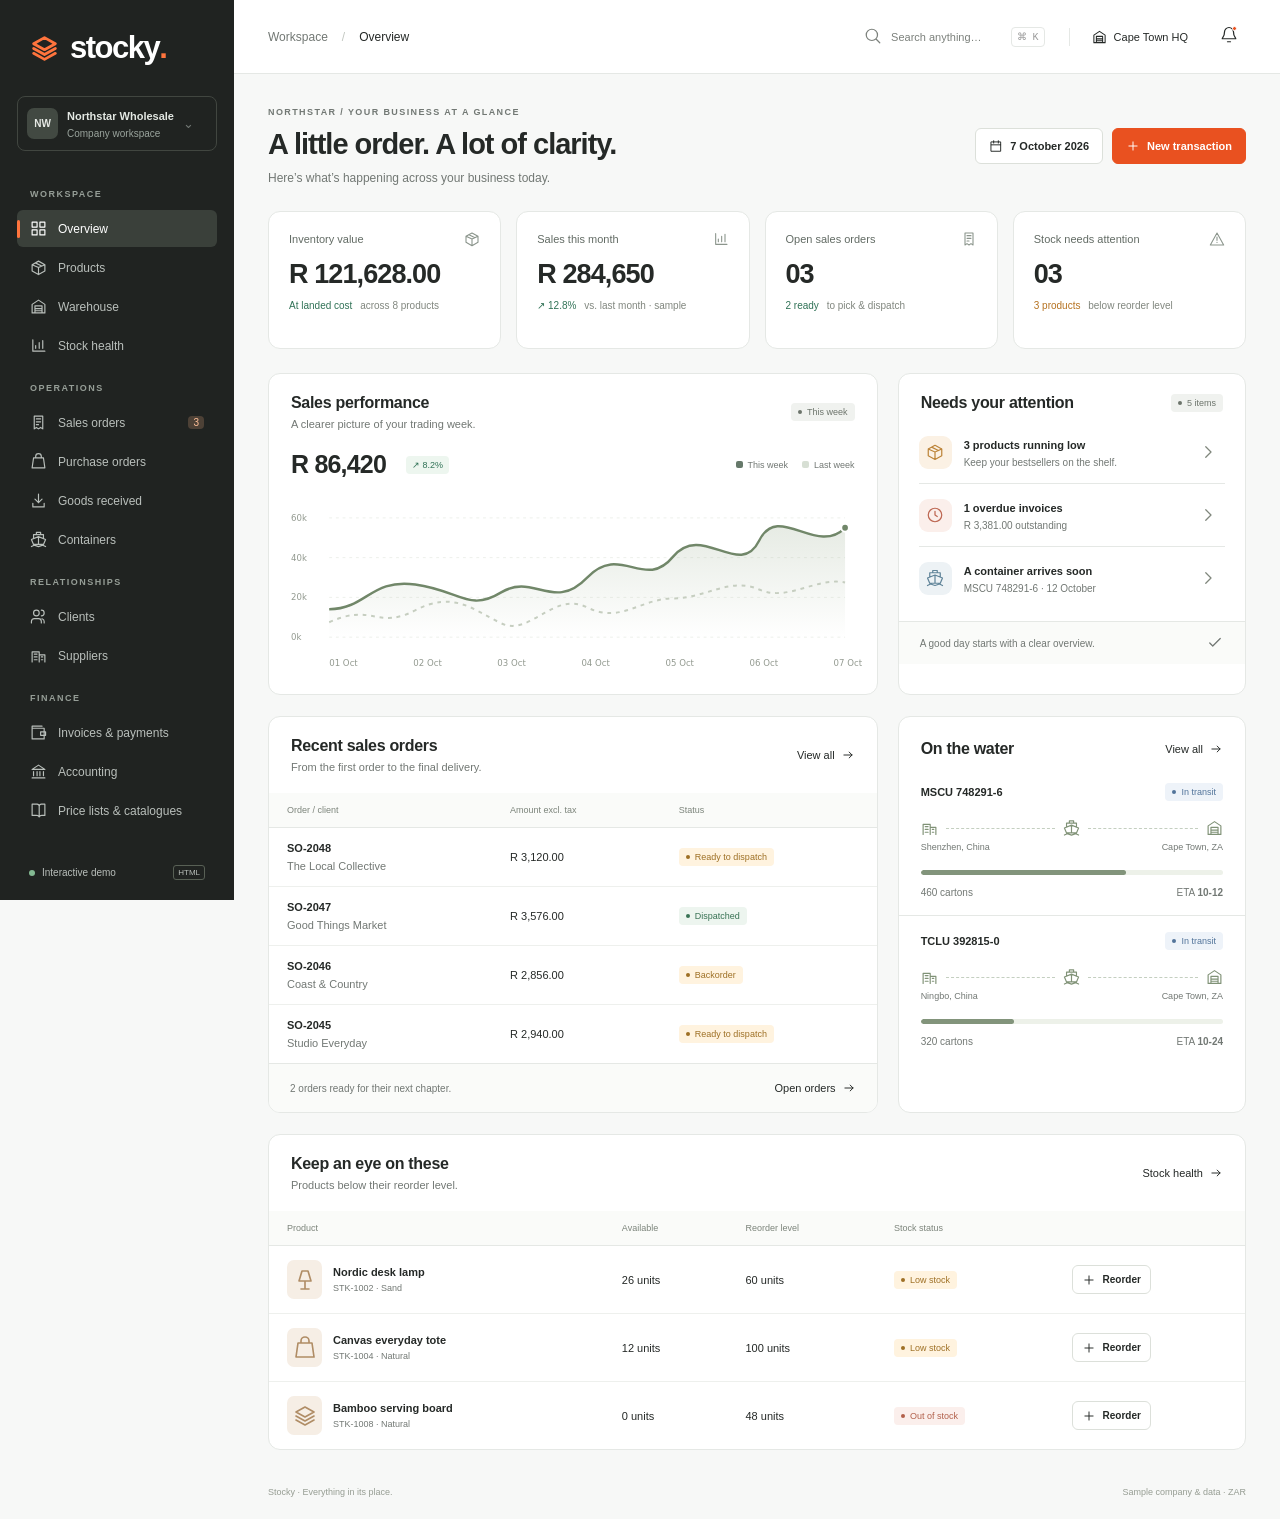
<file: index.html>
<!doctype html>
<html lang="en">
<head><meta charset="UTF-8"><meta name="viewport" content="width=device-width, initial-scale=1"><meta name="theme-color" content="#202321"><meta name="description" content="Stocky — inventory, operations and accounting. Interactive HTML concept."><title>Stocky · Overview</title><link rel="icon" href="data:image/svg+xml,%3Csvg xmlns='http://www.w3.org/2000/svg' viewBox='0 0 40 40'%3E%3Crect width='40' height='40' rx='10' fill='%23202321'/%3E%3Cpath d='m10 15 10-5 10 5-10 5zM10 20l10 5 10-5M10 25l10 5 10-5' fill='none' stroke='%23ff6a35' stroke-width='3'/%3E%3C/svg%3E"><link rel="stylesheet" href="styles.css"></head>
<body>
<a class="skip" href="#main">Skip to content</a>
<aside id="sidebar"><a class="brand" href="#overview"><span class="brandmark" data-icon="layers"></span>stocky<span class="brand-dot">.</span></a><div class="workspace"><span class="avatar">NW</span><div><strong>Northstar Wholesale</strong><small>Company workspace</small></div><span class="muted">⌄</span></div><nav id="navigation" aria-label="Main navigation"></nav><div class="sidebar-bottom"><div class="demo-note"><span class="live-dot"></span> Interactive demo <span>HTML</span></div><a href="#settings" class="nav-link" data-route="settings"><span data-icon="settings"></span>Settings</a><div class="profile"><span class="avatar">DJ</span><div><strong>Daniel Joffe</strong><small>Administrator</small></div><span class="muted">•••</span></div></div></aside>
<div id="scrim"></div><div class="shell"><header class="topbar"><button class="icon-button mobile-menu" aria-label="Open navigation" id="menu-toggle"><span data-icon="menu"></span></button><div class="breadcrumb">Workspace <span>/</span> <strong id="crumb">Overview</strong></div><div class="top-right"><button class="search-trigger" id="global-search"><span data-icon="search"></span><span>Search anything…</span><kbd>⌘ K</kbd></button><span class="location"><span data-icon="warehouse"></span>Cape Town HQ</span><button class="icon-button notification" aria-label="View notifications" id="notifications"><span data-icon="bell"></span><i></i></button></div></header><main id="main" tabindex="-1"></main><footer class="app-footer"><span>Stocky · Everything in its place.</span><span>Sample company & data · ZAR</span></footer></div>
<dialog id="dialog" aria-labelledby="dialog-title"><div class="dialog-head"><div><span class="eyebrow" id="dialog-eyebrow">NORTHSTAR WHOLESALE</span><h2 id="dialog-title"></h2></div><button class="icon-button" id="close-dialog" aria-label="Close dialog"><span data-icon="x"></span></button></div><div id="dialog-content"></div></dialog><div id="toast" role="status" aria-live="polite"></div><script src="app.js"></script></body></html>
</file>
<file: styles.css>
:root{--ink:#252927;--muted:#727874;--line:#e5e8e5;--canvas:#f7f8f7;--white:#fff;--orange:#e95120;--orange-light:#fff0e9;--green:#307256;--green-light:#edf6ef;--radius:12px;--sidebar:234px;font-family:Inter,-apple-system,BlinkMacSystemFont,"Segoe UI",sans-serif;color:var(--ink);font-size:13px;font-synthesis:none}*{box-sizing:border-box}body{margin:0;background:var(--canvas)}button,input,select,textarea{font:inherit}button,a,input,select{touch-action:manipulation}button,a{ -webkit-tap-highlight-color:transparent}button{cursor:pointer}a{color:inherit;text-decoration:none}button:focus-visible,a:focus-visible,input:focus-visible,select:focus-visible,textarea:focus-visible{outline:3px solid #e9512080;outline-offset:3px}button{color:inherit}button:disabled{cursor:not-allowed;opacity:.45}svg.icon{width:18px;height:18px;stroke:currentColor;stroke-width:1.65;fill:none;stroke-linecap:round;stroke-linejoin:round;flex-shrink:0}h1,h2,h3,p{margin:0}h1{font-size:29px;letter-spacing:-1px;font-weight:600;line-height:1.25}h2{font-size:16px;font-weight:600;letter-spacing:-.3px}h3{font-size:14px;font-weight:600}small{font-size:11px}strong{font-weight:600}button{border:0}#sidebar{position:fixed;inset:0 auto 0 0;width:var(--sidebar);background:#202321;color:#b9bfbb;padding:30px 17px 15px;display:flex;flex-direction:column;z-index:30;overflow-y:auto}.brand{display:flex;align-items:center;padding:0 13px;color:white;font-size:31px;font-weight:650;letter-spacing:-1.5px}.brandmark{color:#ff743d;margin-right:11px;display:flex}.brandmark svg{width:29px;height:29px;stroke-width:2.3}.brand-dot{color:#ff743d}.workspace{display:flex;align-items:center;gap:9px;border:1px solid #414640;border-radius:8px;margin:30px 0 21px;padding:11px 9px}.workspace strong{font-size:11px;color:#e3e8e3}.workspace small,.profile small{display:block;margin-top:5px;color:#9aa49d;font-size:10px}.avatar{display:grid;place-items:center;width:31px;height:31px;background:#424942;color:#e7eae6;border-radius:7px;font-size:10px;font-weight:600;flex-shrink:0}.nav-label{font-size:9px;letter-spacing:1.5px;color:#969e97;padding:17px 13px 9px;font-weight:600}.nav-link{display:flex;align-items:center;gap:11px;padding:10px 13px;border-radius:6px;margin:2px 0;font-size:12px;position:relative}.nav-link svg{width:17px;height:17px}.nav-link:hover{background:#303631;color:white}.nav-link.active{background:#3a403a;color:#fff}.nav-link.active:before{content:"";width:3px;height:18px;background:#ff743d;position:absolute;left:0;border-radius:2px}.nav-link .count{margin-left:auto;background:#4d4136;color:#ffc099;border-radius:4px;padding:1px 5px;font-size:10px}.sidebar-bottom{margin-top:auto;padding-top:22px}.demo-note{display:flex;align-items:center;gap:7px;font-size:10px;padding:12px}.demo-note>span:last-child{font-size:8px;border:1px solid #586055;border-radius:3px;padding:2px 4px;margin-left:auto}.live-dot{display:inline-block;width:6px;height:6px;border-radius:50%;background:#83b992}.profile{display:flex;align-items:center;gap:10px;border-top:1px solid #3c443d;margin-top:14px;padding:18px 8px 0}.profile strong{color:#e7ece7;font-size:11px}.profile>span:last-child{margin-left:auto}.shell{margin-left:var(--sidebar)}.topbar{height:74px;background:#fff;border-bottom:1px solid var(--line);display:flex;align-items:center;justify-content:space-between;padding:0 34px;gap:20px}.breadcrumb{font-size:12px;color:var(--muted);display:flex;gap:14px;white-space:nowrap}.breadcrumb strong{font-weight:500;color:var(--ink)}.breadcrumb>span{color:#c2c7c1}.top-right{display:flex;align-items:center;gap:24px}.search-trigger{display:flex;gap:9px;align-items:center;background:none;color:#7c817c;font-size:11px;padding:8px 0}.search-trigger kbd{font-size:10px;border:1px solid var(--line);padding:3px 5px;border-radius:4px;color:#999;margin-left:20px}.location{display:flex;align-items:center;gap:7px;font-size:11px;padding-left:22px;border-left:1px solid var(--line)}.location svg{width:15px}.icon-button{display:inline-flex;align-items:center;justify-content:center;background:transparent;width:34px;height:34px;border-radius:7px}.icon-button:hover{background:#edf0ed}.notification{position:relative}.notification i{position:absolute;width:5px;height:5px;background:var(--orange);border:1px solid #fff;border-radius:50%;right:9px;top:6px}main{padding:33px 34px 20px;max-width:1700px;margin:0 auto;min-height:calc(100vh - 123px)}.page-head{display:flex;align-items:center;justify-content:space-between;margin-bottom:26px;gap:18px}.page-head p{margin-top:9px;color:var(--muted);font-size:12px}.eyebrow{font-size:9px;letter-spacing:1.4px;font-weight:650;color:var(--muted);display:block;margin-bottom:9px}.actions{display:flex;align-items:center;gap:9px;flex-wrap:wrap}.btn{display:inline-flex;gap:7px;align-items:center;justify-content:center;border:1px solid #dce0da;background:#fff;border-radius:6px;min-height:36px;padding:9px 13px;font-size:11px;font-weight:550;white-space:nowrap}.btn:hover{background:#f3f5f1;border-color:#bcc4ba}.btn.primary{background:var(--orange);color:#fff;border-color:var(--orange)}.btn.primary:hover{background:#cb451b}.btn.dark{background:var(--ink);color:#fff;border-color:var(--ink)}.btn svg{width:14px;height:14px}.btn.small{min-height:29px;padding:6px 9px;font-size:10px}.btn.danger{color:#ab342b}.text-link{border:0;background:none;color:var(--ink);font-size:11px;display:inline-flex;align-items:center;gap:6px;padding:5px 0}.text-link:hover{color:var(--orange)}.text-link svg{width:14px;height:14px}.metric-grid{display:grid;grid-template-columns:repeat(4,minmax(0,1fr));gap:15px;margin-bottom:24px}.metric{background:#fff;border:1px solid var(--line);border-radius:var(--radius);padding:19px 20px;position:relative;overflow:hidden;min-height:138px}.metric-title{font-size:11px;color:#626b64;display:flex;justify-content:space-between;gap:6px;align-items:center}.metric-title svg{width:16px;height:16px;color:#8b958c}.metric-value{font-size:27px;letter-spacing:-.9px;font-weight:550;margin:14px 0 12px;line-height:1;white-space:nowrap;font-variant-numeric:tabular-nums}.metric-foot{font-size:10px;color:#81877f}.metric-foot b{font-weight:500;color:var(--green);margin-right:5px}.metric-foot b.warn{color:#b57220}.panel{background:#fff;border:1px solid var(--line);border-radius:var(--radius);overflow:hidden}.panel-head{padding:20px 22px;display:flex;align-items:center;justify-content:space-between;gap:12px}.panel-head p{font-size:11px;color:var(--muted);margin-top:6px}.panel-body{padding:0 22px 22px}.dashboard-row{display:grid;grid-template-columns:minmax(0,1.75fr) minmax(280px,1fr);gap:20px;margin-bottom:21px}.chart-top{display:flex;gap:20px;align-items:center;margin-bottom:14px}.chart-top strong{font-size:25px;font-weight:550;letter-spacing:-.8px}.chart-top small{color:var(--green);background:var(--green-light);border-radius:4px;padding:4px 6px;font-size:9px}.legend{display:flex;align-items:center;gap:14px;color:var(--muted);font-size:9px;margin-left:auto}.legend span{display:inline-flex;align-items:center;gap:5px}.legend i{display:inline-block;width:7px;height:7px;border-radius:2px;background:#66796a}.legend span:last-child i{background:#d7dfd4}.chart{height:179px;position:relative}.chart svg{width:100%;height:100%;overflow:visible}.chart text{font:9px Inter,system-ui;fill:#92998f}.chart line{stroke:#edf0eb;stroke-dasharray:3 4}.chart-bars{display:flex;align-items:end;height:160px;gap:16px;padding:0 10px 0 35px;border-bottom:1px solid var(--line)}.chart-bars>div{flex:1;height:100%;display:flex;align-items:end;gap:4px;position:relative}.chart-bars i{width:45%;display:block;background:#637965;border-radius:3px 3px 0 0}.chart-bars i+ i{background:#dce4d7}.chart-bars small{position:absolute;bottom:-23px;width:100%;text-align:center;color:var(--muted);font-size:9px}.attention-list{padding:0 20px 12px}.attention-item{display:flex;align-items:center;gap:12px;padding:14px 0;border-top:1px solid var(--line)}.attention-item:first-child{border-top:0;padding-top:3px}.attention-icon{width:33px;height:33px;display:grid;place-items:center;background:#fbf1e4;color:#bd853a;border-radius:9px;flex-shrink:0}.attention-icon.red{background:#fbefeb;color:#bd6651}.attention-icon.blue{background:#edf2f5;color:#608499}.attention-item strong{font-size:11px;font-weight:550}.attention-item p{font-size:10px;color:var(--muted);margin-top:5px}.attention-item>.icon-button{margin-left:auto;color:#7f867c}.panel-foot{background:#fafbf9;border-top:1px solid var(--line);padding:12px 21px;font-size:10px;color:var(--muted);display:flex;justify-content:space-between;align-items:center}.badge{display:inline-flex;align-items:center;gap:5px;font-size:9px;font-weight:500;padding:4px 7px;border-radius:4px;white-space:nowrap;background:#f0f2ef;color:#687167}.badge:before{content:"";width:4px;height:4px;border-radius:50%;background:currentColor}.badge.green{background:#edf5ef;color:#387254}.badge.orange{background:#fff3df;color:#9e7025}.badge.red{background:#fbefec;color:#b2604b}.badge.blue{background:#eef3f9;color:#52749a}.badge.neutral{background:#f0f2ef;color:#6c746b}.tabbar{display:flex;gap:22px;border-bottom:1px solid var(--line);padding:0 22px;overflow-x:auto}.tab{background:transparent;padding:13px 0;font-size:11px;color:var(--muted);white-space:nowrap;position:relative;border-bottom:2px solid transparent}.tab.active{color:var(--ink);border-color:var(--orange);font-weight:600}.tab em{font-size:9px;font-style:normal;background:#f0f2ee;padding:2px 5px;border-radius:3px;margin-left:5px}.toolbar{display:flex;gap:10px;align-items:center;justify-content:space-between;padding:17px 21px;border-bottom:1px solid var(--line);flex-wrap:wrap}.search-field{display:flex;align-items:center;gap:8px;min-width:180px;flex:1;max-width:310px}.search-field svg{width:15px;color:#8b9288}.search-field input{border:0;background:transparent;padding:7px 0;width:100%;font-size:11px;outline-offset:2px}.filters{display:flex;gap:8px;align-items:center}.filters select{font-size:10px;max-width:170px;padding:8px 27px 8px 10px}.table-wrap{overflow-x:auto}table{width:100%;border-collapse:collapse;white-space:nowrap;font-size:11px}th{font-size:9px;color:#7c847b;font-weight:500;background:#fafbf9;text-align:left;padding:12px 18px;border-bottom:1px solid var(--line)}td{padding:14px 18px;border-bottom:1px solid #eef0ed;font-variant-numeric:tabular-nums}tbody tr:last-child td{border-bottom:0}tbody tr:hover{background:#fcfdfa}td.numeric,th.numeric{text-align:right}.product-cell{display:flex;gap:11px;align-items:center}.product-cell strong{font-weight:550;font-size:11px}.product-cell small{display:block;font-size:9px;color:var(--muted);margin-top:5px}.product-art{width:35px;height:39px;border-radius:7px;display:grid;place-items:center;flex-shrink:0;background:#eff1ea;color:#7b8b6e}.product-art svg{width:24px;height:24px}.product-art.blue{background:#eaf0f4;color:#6f879b}.product-art.orange{background:#f6eee5;color:#b08d66}.product-art.pink{background:#f2eced;color:#a4838b}.product-name{background:none;padding:0;text-align:left}.product-name:hover strong{text-decoration:underline}.muted{color:var(--muted)}.table-bottom{display:flex;align-items:center;justify-content:space-between;padding:14px 20px;border-top:1px solid var(--line);font-size:10px;color:var(--muted)}.container-mini{padding:2px 22px 17px}.container-top{display:flex;align-items:center;justify-content:space-between}.container-top strong{font-size:11px}.route-line{display:flex;align-items:center;margin:18px 0 5px;gap:8px;font-size:10px}.route-line hr{flex:1;border:0;border-top:1px dashed #c4cfc0}.route-line svg{color:#809277;width:17px}.route-cities{display:flex;justify-content:space-between;color:var(--muted);font-size:9px}.progress{height:5px;border-radius:4px;background:#edf1e9;margin:18px 0 12px;overflow:hidden}.progress>span{display:block;height:100%;background:#82947b;border-radius:4px}.container-meta{display:flex;justify-content:space-between;font-size:10px;color:var(--muted)}.container-mini+ .container-mini{padding-top:16px;border-top:1px solid var(--line)}.empty{padding:48px 20px;text-align:center;color:var(--muted)}.empty h3{margin:10px;color:var(--ink)}.app-footer{display:flex;justify-content:space-between;padding:17px 34px 22px;color:#969d93;font-size:9px}.mobile-menu{display:none}.summary-strip{display:flex;gap:25px;flex-wrap:wrap;border:1px solid var(--line);background:white;border-radius:10px;padding:17px 22px;margin-bottom:23px}.summary-strip>div{flex:1;min-width:120px}.summary-strip small{display:block;color:var(--muted);font-size:10px}.summary-strip strong{display:block;margin-top:8px;font-size:20px;font-weight:550}.grid-3{display:grid;grid-template-columns:repeat(3,minmax(0,1fr));gap:20px}.grid-2{display:grid;grid-template-columns:repeat(2,minmax(0,1fr));gap:20px}.section-gap{margin-top:22px}.bin-grid{display:grid;grid-template-columns:repeat(6,minmax(0,1fr));gap:10px}.bin{padding:17px 8px;background:#f1f5ef;border:1px solid #e1e7dc;border-radius:7px;text-align:center;cursor:pointer}.bin strong{display:block;font-size:12px}.bin small{display:block;color:#74816d;font-size:9px;margin-top:8px}.bin.full{background:#fbf0de;border-color:#ebddc6}.bin.empty-bin{background:#fafbf9;border-style:dashed}.bin:hover{border-color:#899b7d}.activity{display:flex;gap:11px;padding:13px 0;border-bottom:1px solid var(--line);font-size:11px}.activity small{display:block;color:var(--muted);margin-top:5px}.activity>span:last-child{margin-left:auto;color:var(--muted);font-size:9px}.activity svg{width:16px;color:#85917e}.notice{padding:13px 16px;font-size:11px;line-height:1.6;background:#f0f4ed;border:1px solid #e0e7da;border-radius:7px;color:#58644f;margin-bottom:20px}.notice.amber{background:#fff7ed;color:#927033;border-color:#eee1cb}.big-number{font-size:32px;letter-spacing:-1px;margin:14px 0}.account-card{padding:23px}.account-card .icon{margin-bottom:15px;color:#829377}.ledger-row{display:flex;justify-content:space-between;padding:13px 0;border-bottom:1px solid var(--line);font-size:12px}.ledger-row.total{font-weight:650;border-top:1px solid #a9b3a4;border-bottom:0;margin-top:8px}.details-grid{display:grid;grid-template-columns:1fr 1fr;gap:18px}.detail-item small{display:block;color:var(--muted);margin-bottom:7px}.detail-item strong{font-size:12px}.detail-hero{display:flex;gap:18px;align-items:center;margin-bottom:25px}.detail-hero .product-art{width:72px;height:76px}.detail-hero .product-art svg{width:42px;height:42px}.detail-hero h3{font-size:20px}.detail-hero p{margin-top:8px;color:var(--muted)}.pack-flow{display:grid;grid-template-columns:repeat(3,1fr);gap:10px;margin:20px 0}.pack-flow>div{border:1px solid var(--line);border-radius:8px;padding:15px}.pack-flow strong{font-size:20px;display:block;margin:6px 0}.pack-flow small{font-size:10px;color:var(--muted)}dialog{border:1px solid var(--line);border-radius:14px;padding:0;width:min(720px,calc(100vw - 28px));max-height:90vh;color:var(--ink);box-shadow:0 25px 100px #0002;overscroll-behavior:contain}dialog::backdrop{background:#17201866;backdrop-filter:blur(3px)}body:has(dialog[open]){overflow:hidden}.dialog-head{display:flex;align-items:center;justify-content:space-between;padding:24px;border-bottom:1px solid var(--line)}.dialog-head h2{font-size:21px}.dialog-head .eyebrow{font-size:8px}#dialog-content{padding:24px}.form-grid{display:grid;grid-template-columns:1fr 1fr;gap:17px}.form-grid label{display:flex;flex-direction:column;gap:7px;font-size:11px;font-weight:500}.form-grid .full{grid-column:1/-1}input,select,textarea{border:1px solid #dce1d8;border-radius:6px;background:#fff;color:var(--ink);padding:10px 11px;min-width:0}textarea{resize:vertical;min-height:75px}input::placeholder{color:#a2a89e;font-size:11px}.form-actions{display:flex;justify-content:flex-end;gap:8px;border-top:1px solid var(--line);padding-top:19px;margin-top:24px}.form-section{font-size:12px;border-bottom:1px solid var(--line);padding-bottom:12px;margin:22px 0 17px}.form-section:first-child{margin-top:0}.form-help{font-size:10px;color:var(--muted);line-height:1.6;margin-top:10px}.check-label{flex-direction:row!important;align-items:center}.check-label input{accent-color:var(--orange)}#toast{position:fixed;bottom:25px;left:calc(50% + 80px);transform:translateX(-50%) translateY(100px);background:#252e25;color:white;padding:13px 21px;border-radius:9px;font-size:12px;z-index:100;opacity:0;transition:transform .2s,opacity .2s;max-width:90vw;box-shadow:0 8px 28px #0002}#toast.show{opacity:1;transform:translateX(-50%) translateY(0)}.search-results{display:grid;gap:7px;margin-top:15px}.search-result{display:flex;align-items:center;justify-content:space-between;padding:14px;background:#f7f9f4;border-radius:7px;text-align:left}.search-result small{color:var(--muted)}.doc-head{display:flex;justify-content:space-between;gap:20px;margin-bottom:25px}.doc-head h3{font-size:21px}.doc-total{max-width:250px;margin:20px 0 20px auto}.photo-slots{display:flex;gap:9px;margin:15px 0}.photo-slots>div{width:65px;height:65px;border:1px dashed #dbe1d5;border-radius:7px;display:grid;place-items:center;color:#97a08f;font-size:10px}.photo-slots img{width:65px;height:65px;object-fit:cover;border-radius:7px}.skip{position:fixed;top:-100px;left:20px;background:white;padding:15px;z-index:200}.skip:focus{top:10px}.report-option{padding:22px;text-align:left;display:block;width:100%;background:#fff;border:1px solid var(--line);border-radius:10px}.report-option:hover{border-color:#adbaa4}.report-option svg{color:#809372;margin-bottom:16px}.report-option p{color:var(--muted);font-size:11px;line-height:1.6;margin-top:8px}.status-line{display:flex;justify-content:space-between;margin:25px 0;font-size:10px}.status-line span{border-top:3px solid #dfe6d9;flex:1;padding-top:10px}.status-line span.done{border-color:#7e9872}.mobile-only{display:none}.catalogue-grid{display:grid;grid-template-columns:repeat(3,1fr);gap:16px}.catalogue-card{border:1px solid var(--line);border-radius:8px;padding:20px}.catalogue-card .product-art{width:100%;height:100px;margin-bottom:15px}.catalogue-card .product-art svg{width:45px;height:45px}.catalogue-card p{color:var(--muted);font-size:10px;margin:7px 0 14px}.report-caption{font-size:10px;color:var(--muted);padding:0 22px 17px;line-height:1.6}.error{color:#b3412b;font-size:11px;margin-top:13px}
@media(min-width:1500px){main{padding:40px 44px 24px}.metric{padding:23px}.metric-value{font-size:31px}.chart{height:218px}.attention-item{padding:19px 0}.dashboard-row{gap:24px}.nav-link{padding-top:12px;padding-bottom:12px}}
@media(max-width:1150px){:root{--sidebar:210px}#sidebar{padding-inline:12px}.topbar{padding:0 23px}.top-right{gap:12px}.location{display:none}main{padding:28px 23px}.dashboard-row{grid-template-columns:minmax(0,1.45fr) minmax(260px,1fr)}.metric{padding:16px 14px}.metric-value{font-size:23px}.metric-foot{font-size:9px}.grid-3{gap:13px}.brand{font-size:29px}}
@media(max-width:900px){.search-trigger span,.search-trigger kbd{display:none}.metric-grid{grid-template-columns:repeat(2,1fr)}.dashboard-row{grid-template-columns:1fr}.grid-3{grid-template-columns:1fr 1fr}.metric-value{font-size:27px}.metric{min-height:131px}.page-head{align-items:flex-start}.page-head .actions{justify-content:flex-end}.grid-2{grid-template-columns:1fr}.catalogue-grid{grid-template-columns:1fr 1fr}}
@media(max-width:680px){:root{--sidebar:234px}.shell{margin-left:0}#sidebar{transform:translateX(-100%);transition:transform .2s}body.nav-open #sidebar{transform:translateX(0)}body.nav-open #scrim{position:fixed;inset:0;background:#0005;z-index:29}.mobile-menu{display:flex}.topbar{height:60px;padding:0 14px;gap:9px}.breadcrumb{margin-right:auto;font-size:11px;gap:8px}.top-right{gap:7px}main{padding:24px 16px 14px}.page-head{display:block;margin-bottom:20px}.page-head .actions{justify-content:flex-start;margin-top:18px}h1{font-size:26px}.metric-grid{gap:10px;margin-bottom:18px}.metric{padding:16px 13px;min-height:130px}.metric-value{font-size:24px}.metric-title{font-size:10px}.metric-title svg{width:14px}.metric-foot{line-height:1.6}.dashboard-row{gap:18px;margin-bottom:18px}.panel-head{padding:18px}.panel-body{padding:0 18px 20px}.legend{gap:8px;font-size:8px}.chart-top{gap:10px}.chart-top strong{font-size:23px}.grid-3{grid-template-columns:1fr}.bin-grid{grid-template-columns:repeat(3,1fr)}.form-grid{grid-template-columns:1fr}.form-grid .full{grid-column:auto}.dialog-head,#dialog-content{padding:19px}.toolbar{padding:12px 17px}.filters{width:100%;flex-wrap:wrap}.filters select{flex:1}.app-footer{padding:16px;font-size:8px;gap:10px}.tabbar{gap:18px;padding:0 17px}#toast{left:50%;width:max-content}.summary-strip{gap:18px}.details-grid{gap:18px 10px}.photo-slots{gap:5px}.photo-slots>div,.photo-slots img{width:51px;height:51px}.pack-flow{gap:6px}.pack-flow>div{padding:10px}.catalogue-grid{grid-template-columns:1fr}.btn{min-height:38px}.text-link{min-height:32px}.icon-button{min-width:36px;min-height:36px}}
@media(prefers-reduced-motion:reduce){*{transition:none!important;scroll-behavior:auto!important}}
@media print{#sidebar,.topbar,.app-footer,.page-head .actions,.toolbar,.tabbar,.form-actions,.dialog-head button,#toast{display:none!important}.shell{margin:0}main{padding:0}body{background:white}.panel{break-inside:avoid}body:has(dialog[open]) .shell{display:none}dialog[open]{position:static;width:100%;max-height:none;box-shadow:none;border:0;margin:0}dialog::backdrop{background:none}.report-option{break-inside:avoid}}
/* Keep full currency figures visible in compact metric cards. */
@media(max-width:680px){.metric-value{font-size:clamp(16px,4.65vw,22px);letter-spacing:-.6px}.metric-foot b{display:inline-block}.page-head h1{text-wrap:balance}}
.dialog-head{position:sticky;top:0;background:#fff;z-index:2}
</file>
